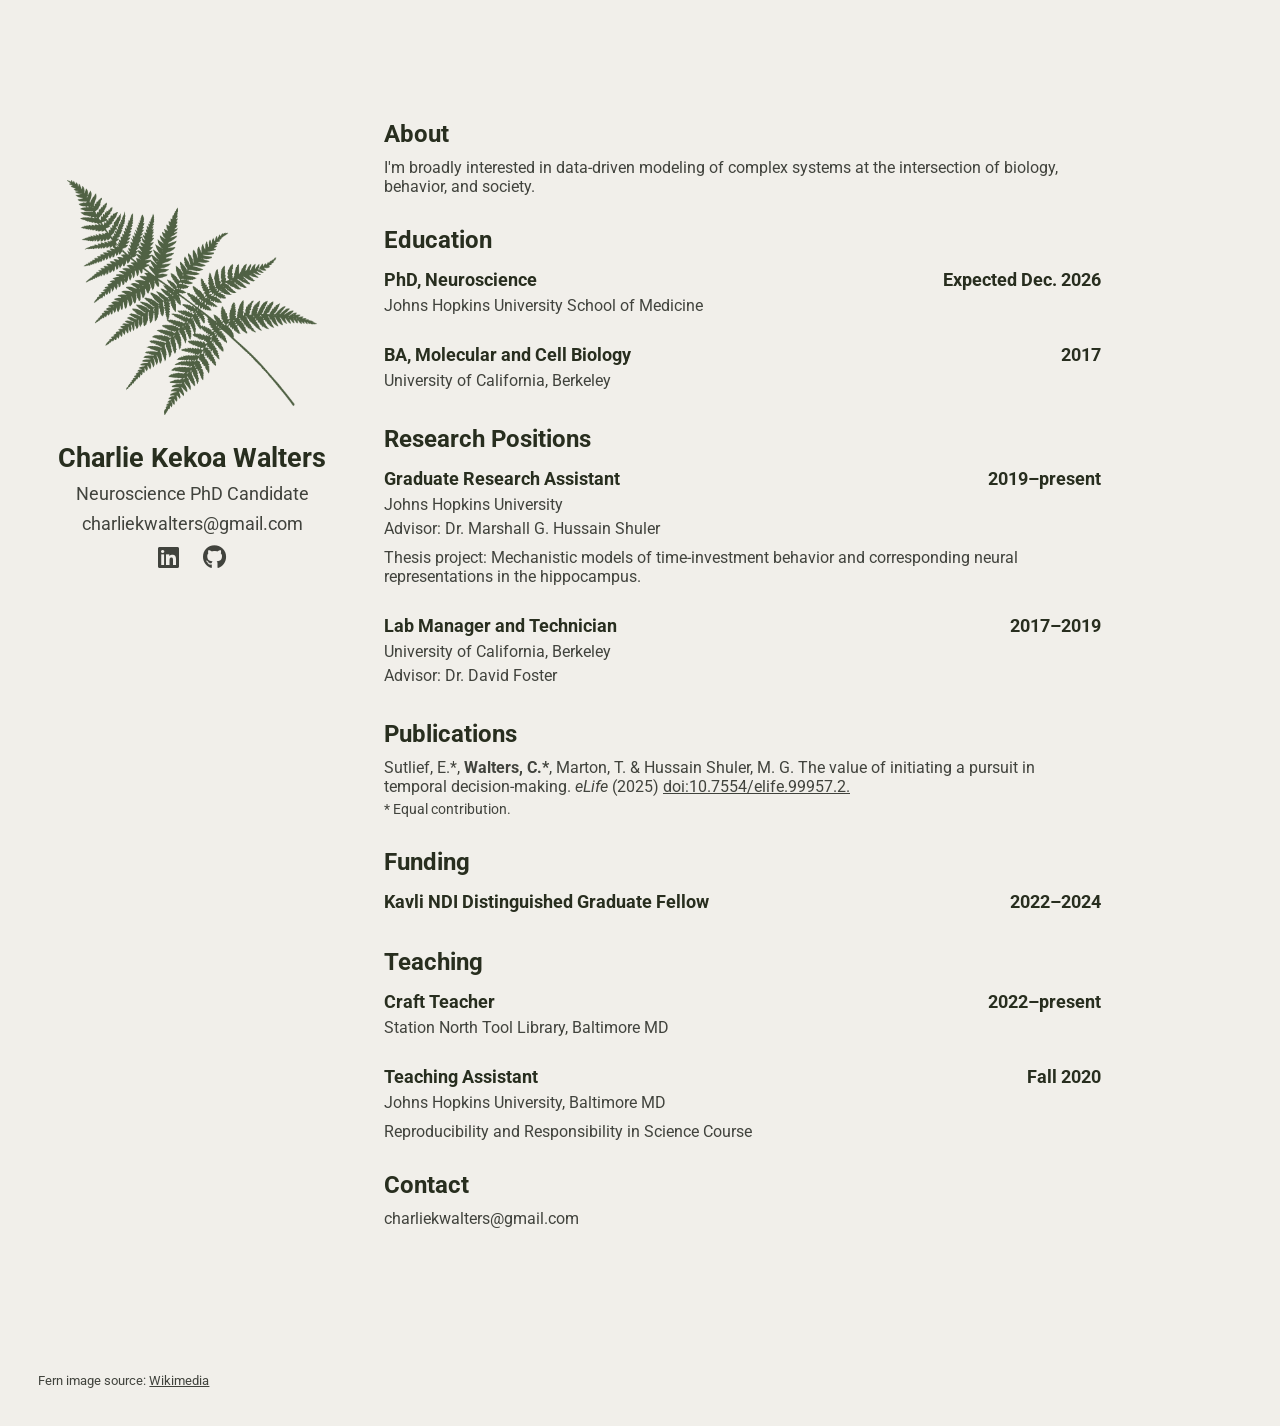
<file: index.html>
<!DOCTYPE html>
<html lang="en">
<head>
    <meta charset="UTF-8">
    <meta name="viewport" content="width=device-width, initial-scale=1.0">
    <meta http-equiv="X-UA-Compatible" content="ie=edge">
    <link rel="stylesheet" href="https://use.fontawesome.com/releases/v5.4.1/css/all.css" integrity="sha384-5sAR7xN1Nv6T6+dT2mhtzEpVJvfS3NScPQTrOxhwjIuvcA67KV2R5Jz6kr4abQsz" crossorigin="anonymous">
    <link rel="stylesheet" href="style.css">
    <title>Charlie Kekoa Walters</title>
</head>
<body>
    <div class="grid-2">
        <div class="section-1">
            <img src="fern.png" width=250px, alt="fern silhouette">
            <h2>Charlie Kekoa Walters</h2>
            <p>Neuroscience PhD Candidate</p>
            <p>charliekwalters@gmail.com</p>
            <a href="https://www.linkedin.com/in/charliekwalters/"><i class="fab fa-linkedin"></i></a>
            <a href="https://github.com/ckwalters"><i class="fab fa-github"></i></a>
            <br><br>
            
        </div>
        <div class="section-2">
            <h2>About</h2>
                <p>
                    I'm broadly interested in data-driven modeling of complex systems at the intersection of biology, behavior,
                    and society.
                </p>
            
            <h2>Education</h2>
            <div class="grid-3">
                <div class="section-left-h">
                    <h3>PhD, Neuroscience</h3>
                    <p>Johns Hopkins University School of Medicine</p>
                </div>
                <div class="section-date">
                    <h3>Expected Dec. 2026</h3>
                </div>
            </div>
            <br>
            <div class="grid-3">
                <div class="section-left-h">
                    <h3>BA, Molecular and Cell Biology</h3>
                    <p>University of California, Berkeley</p>
                </div>
                <div class="section-date">
                    <h3>2017</h3>
                </div>
            </div>
            
            <h2>Research Positions</h2>

                <div class="grid-3">
                    <div class="section-left-h">
                        <h3>Graduate Research Assistant</h3>
                        <p>Johns Hopkins University</p>
                        <p>Advisor: Dr. Marshall G. Hussain Shuler</p>
                    </div>
                    <div class="section-date">
                        <h3>2019–present</h3>
                    </div>
                </div>
                <p>
                    Thesis project: Mechanistic models of time-investment behavior and corresponding
                    neural representations in the hippocampus.
                </p>
                <br>
                <div class="grid-3">
                    <div class="section-left-h">
                        <h3>Lab Manager and Technician</h3>
                        <p>University of California, Berkeley</p>
                        <p>Advisor: Dr. David Foster</p>
                    </div>
                    <div class="section-date">
                        <h3>2017–2019</h3>
                    </div>
                </div>
            
            <h2>Publications</h2>
            <p>
                Sutlief, E.*, <b>Walters, C.*</b>, Marton, T. & Hussain Shuler, M. G. The value of
                initiating a pursuit in temporal decision-making. <i>eLife</i> (2025) <a href="https://elifesciences.org/articles/99957">doi:10.7554/elife.99957.2.</a><br>
            </p>
            <p class="footnote">* Equal contribution.</p>
            

            <h2>Funding</h2>
                <div class="grid-3">
                    <div class="section-left-h">
                        <h3>Kavli NDI Distinguished Graduate Fellow</h3>
                    </div>
                    <div class="section-date">
                        <h3>2022–2024</h3>
                    </div>
                </div>

            <h2>Teaching</h2>
                <div class="grid-3">
                    <div class="section-left-h">
                        <h3>Craft Teacher</h3>
                        <p>Station North Tool Library, Baltimore MD</p>
                    </div>
                    <div class="section-date">
                        <h3>2022–present</h3>
                    </div>
                </div>

                <br>
                <div class="grid-3">
                    <div class="section-left-h">
                        <h3>Teaching Assistant</h3>
                        <p>Johns Hopkins University, Baltimore MD</p>
                    </div>
                    <div class="section-date">
                        <h3>Fall 2020</h3>
                    </div>
                </div>
                <p>Reproducibility and Responsibility in Science Course</p>
            
            <h2>Contact</h2>
                <p>charliekwalters@gmail.com</p>
            
        </div>
    
    <div class="footer">
        Fern image source: <a href="https://commons.wikimedia.org/wiki/File:Green_fern.svg">Wikimedia</a>
    </div>

    </div>
</body>
</html>
</file>
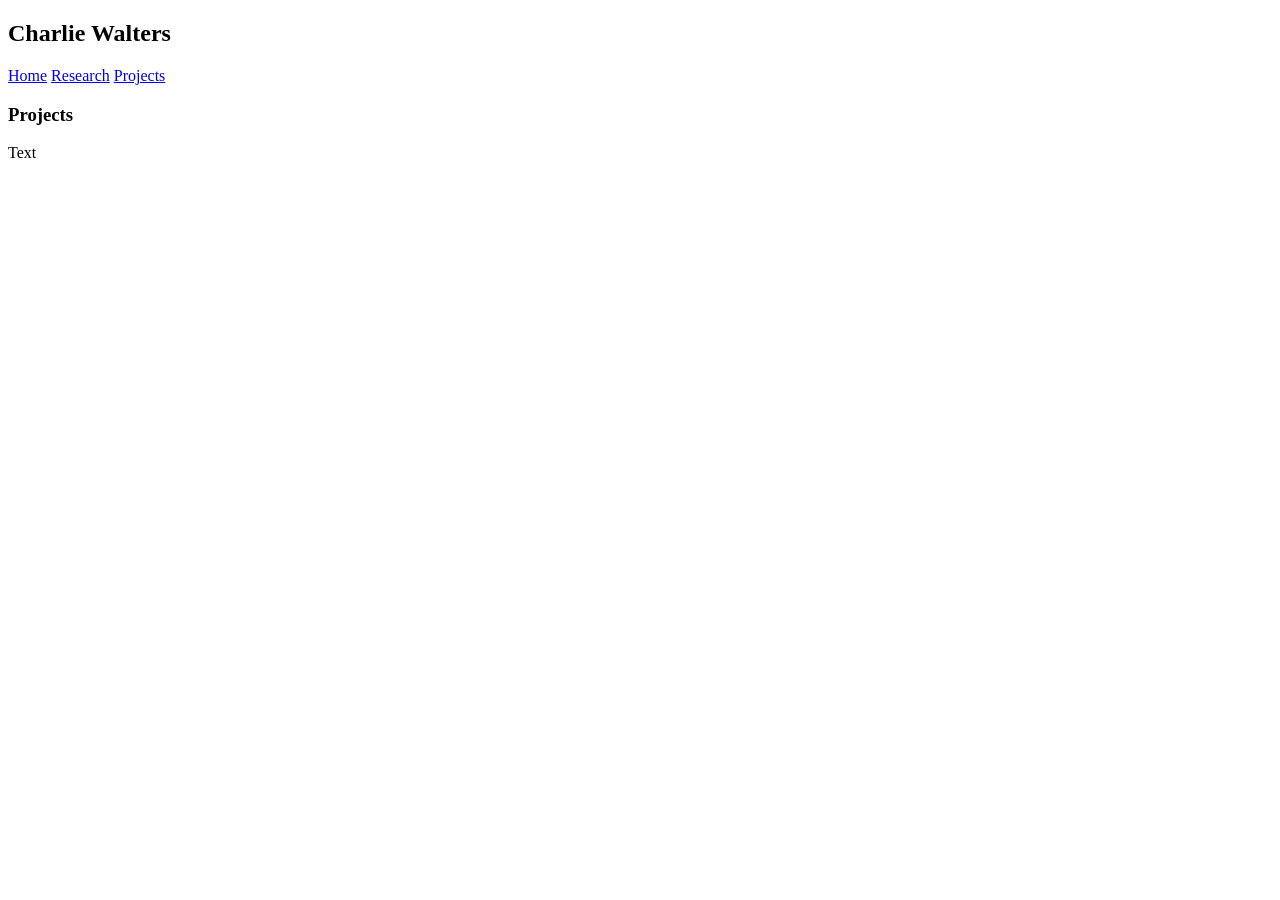
<file: projects.html>
<!DOCTYPE html>
<html>
<head>
<link rel="stylesheet" href="https://cdn.simplecss.org/simple.min.css">
</head>

<body>
<header>
<h2>Charlie Walters</h2>
<nav>
    <a class="button" href="index.html">Home</a>
    <a class="button" href="research.html">Research</a>
    <a class="button" href="projects.html">Projects</a>
</nav>
</header>

<h3>Projects</h3>
<p>
    Text
</p>

</body>

</html>
</file>
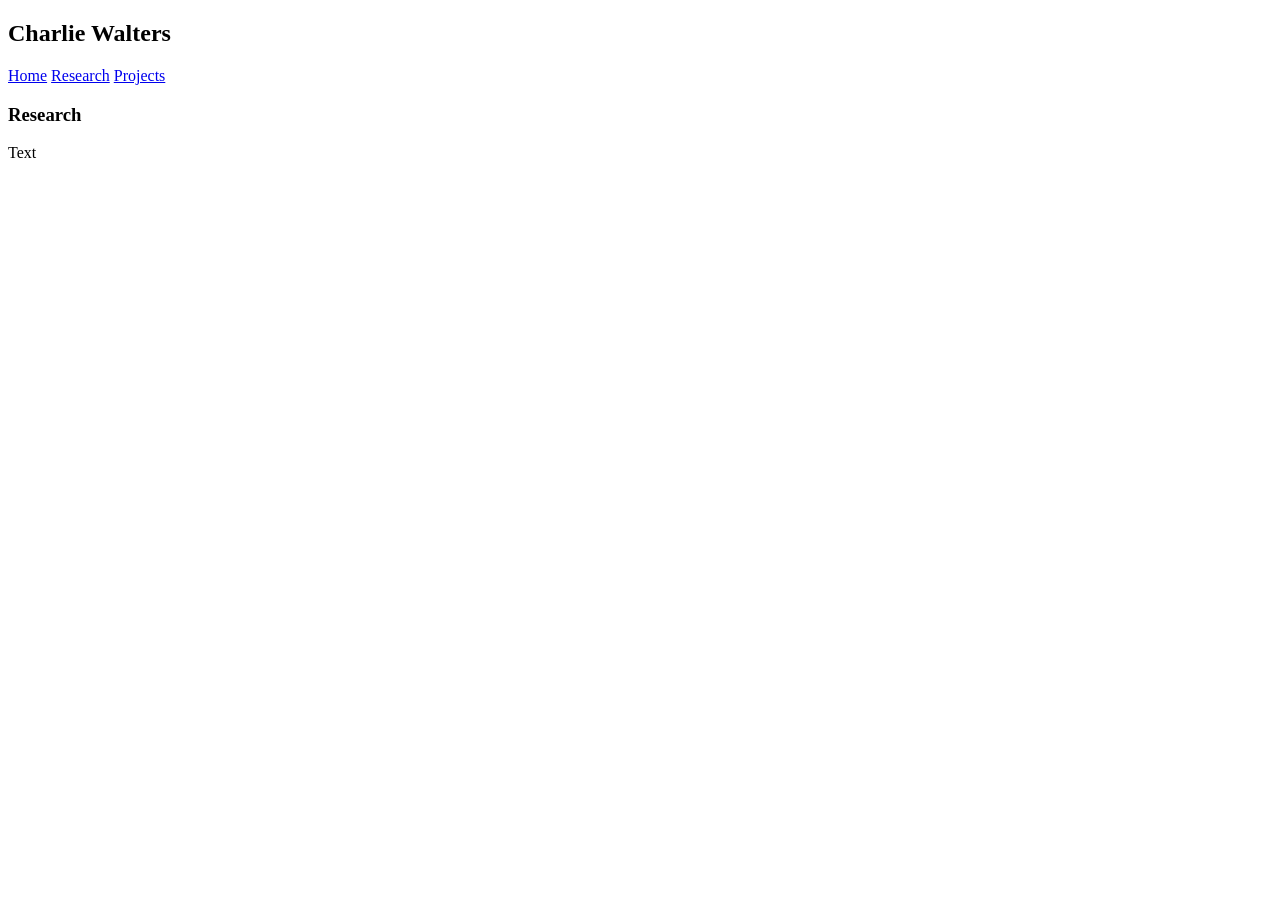
<file: research.html>
<!DOCTYPE html>
<html>
<head>
<link rel="stylesheet" href="https://cdn.simplecss.org/simple.min.css">
</head>

<body>
<header>
<h2>Charlie Walters</h2>
<nav>
    <a class="button" href="index.html">Home</a>
    <a class="button" href="research.html">Research</a>
    <a class="button" href="projects.html">Projects</a>
</nav>
</header>

<h3>Research</h3>
<p>
    Text
</p>

</body>

</html>
</file>
<file: style.css>
/* global */
@import url('https://fonts.googleapis.com/css?family=Roboto');

:root {
    --head-color: hsl(82, 20%, 15%);
    --text-color: hsl(82, 5%, 25%);
    --link-hover-color: hsl(95, 18%, 32%);
}

.grid-2{
    display: grid;
/*    grid-template-columns: repeat(2,1fr); */
    grid-template-columns: 30% 70%;
}

body{
    margin: 0;
    padding: 0;
    font-family: 'Roboto', sans-serif;
    background-color: #f1efea;
    color: var(--text-color, #000000);
}

h2,h3{
    color: var(--head-color, #000000);
}

a{
    color: var(--text-color, #000000);
    text-decoration: underline;
}

/* SIDEBAR */
.section-1{
    padding-top: 20vh;
    text-align: center;
}

.section-1 p{
    font-size: 1.1rem;
    padding-bottom: 10px;
    margin:0;
}

.section-1 h2{
    font-size: 1.7rem;
    margin-bottom: 10px;
}

.section-1 a{
    font-size: 1.5rem;
    padding: 10px;
}

/* .section-1 img{
    text-align: center;
} */

/* BODY */
.section-2{
    padding-top: 10vh;
    padding-bottom: 10vh;
    width: 80%;
}

.section-2 h2{
    font-size: 1.5rem;
    margin-bottom: 10px;
    margin-top: 30px;
}

.section-2 h3{
    font-size: 1.1rem;
    margin-top: 6px;
    margin-bottom: 6px;
}

.section-2 p{
    font-size: 1.0rem;
    margin-bottom: 5px;
    margin-top: 5px;
    /* margin: 0; */
}

.section-2 li{
    /* padding-top: 0; */
    font-size: 1.0rem;
    margin-top: 5px;
    margin-bottom: 5px;
    margin-left: 18px;
}

.section-2 a{
    /* display: block; */
    padding: 5px;
    padding-left: 0;
    width: 100px;
}

p.footnote{
    font-size: 0.9rem;
}

.footer{
    font-size: 0.8rem;
    margin-top: 50px;
    margin-bottom: 10%;
    margin-left: 10%;
}

/* animations / utilities */
.section-2 a:hover{
    color: var(--link-hover-color, #000000);
    cursor: pointer;
    transition: 0.2s;
}

.section-1 a:hover{
    color: var(--link-hover-color, #000000);
    cursor: pointer;
    transition: 0.2s;
}

/* .white:hover{
    position: relative;
    padding-left: 10px;
} */

/* media queres */
@media(max-width:780px){
    .grid-2{
        grid-template-columns: 1fr;
    }
    .section-1{
        padding:0;
        padding-top: 5rem;
    }
    .section-2{
        padding: 0;
        padding-left: 1.5rem;
        padding-top: 2rem;
    }
}

/* sub-cols */
.grid-3{
    display: grid;
/*    grid-template-columns: repeat(2,1fr); */
    grid-template-columns: 70% 30%;
}
.section-left-h{
    width: 100%;
    padding: 0px;
    margin: 0px;
}
.section-date{
    width: 100%;
    text-align: right;
    padding: 0px;
    margin: 0px;
}
</file>
